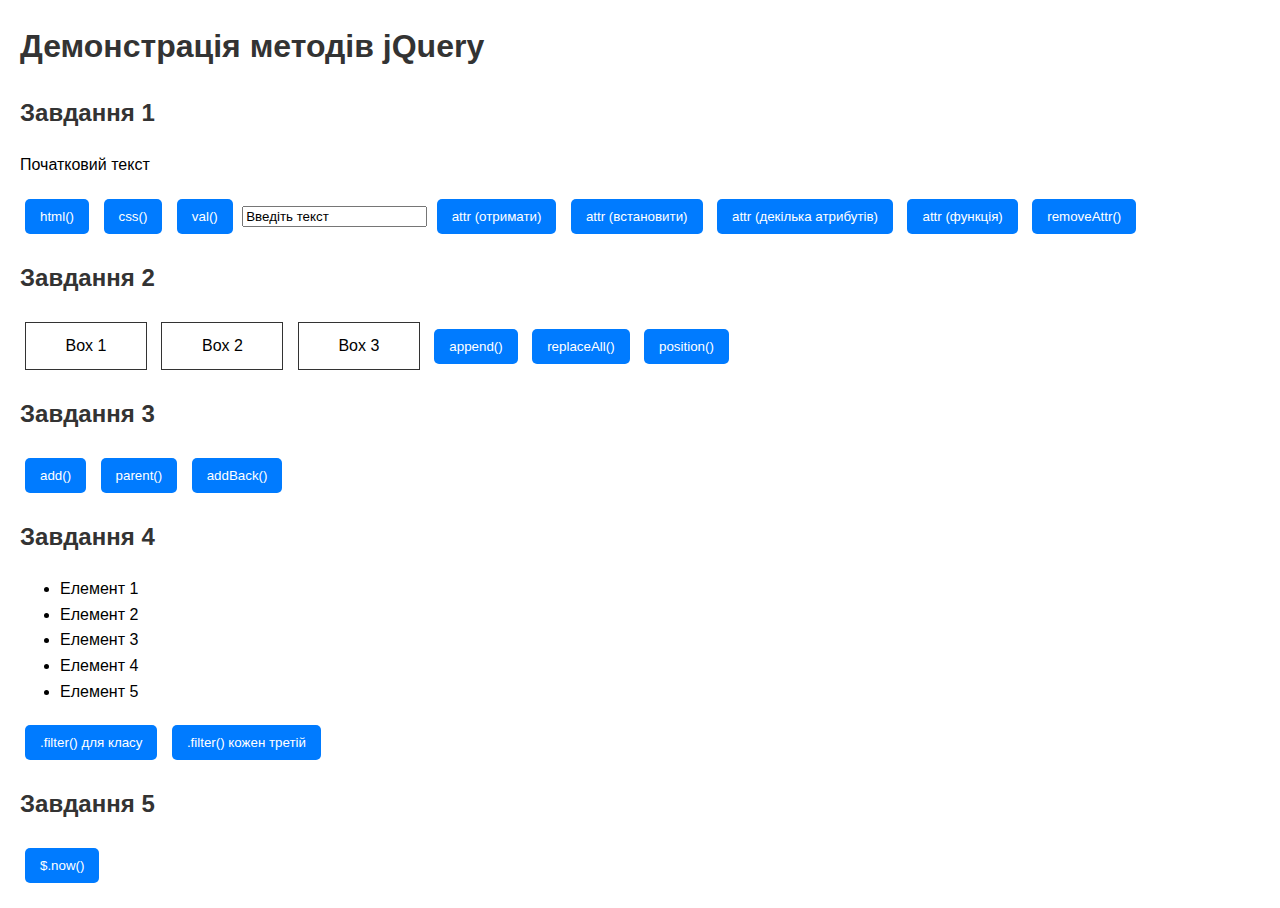
<file: JSLabs/lab11_Kotiv/lab11.html>
<!DOCTYPE html>
<html lang="en">
<head>
    <meta charset="UTF-8">
    <title>Title</title>
    <link rel="stylesheet" href="css/style.css">
    <script src="https://code.jquery.com/jquery-3.7.1.min.js"></script>
</head>
<body>
<h1>Демонстрація методів jQuery</h1>

<section>
    <h2>Завдання 1</h2>
    <div id="task1">
        <p id="text">Початковий текст</p>
        <button id="html-btn">html()</button>
        <button id="css-btn">css()</button>
        <button id="val-btn">val()</button>
        <input type="text" id="input" value="Введіть текст">
        <button id="attr-get-btn">attr (отримати)</button>
        <button id="attr-set-btn">attr (встановити)</button>
        <button id="attr-multiple-btn">attr (декілька атрибутів)</button>
        <button id="attr-func-btn">attr (функція)</button>
        <button id="remove-attr-btn">removeAttr()</button>
    </div>
</section>

<section>
    <h2>Завдання 2</h2>
    <div id="task2">
        <!-- Список або контент для демонстрації -->
        <div id="box1">Box 1</div>
        <div id="box2">Box 2</div>
        <div id="box3">Box 3</div>
        <button id="append-btn">append()</button>
        <button id="replace-btn">replaceAll()</button>
        <button id="position-btn">position()</button>
    </div>
</section>

<section>
    <h2>Завдання 3</h2>
    <div id="task3">
        <button id="add-btn">add()</button>
        <button id="parent-btn">parent()</button>
        <button id="addBack-btn">addBack()</button>
    </div>
</section>

<section>
    <h2>Завдання 4</h2>
    <ul>
        <li>Елемент 1</li>
        <li>Елемент 2</li>
        <li>Елемент 3</li>
        <li>Елемент 4</li>
        <li>Елемент 5</li>
    </ul>
    <button id="filter-class-btn">.filter() для класу</button>
    <button id="filter-every-third-btn">.filter() кожен третій</button>
</section>

<section>
    <h2>Завдання 5</h2>
    <button id="now-btn">$.now()</button>
    <div id="now-output"></div>
</section>


<script src="js/mainJS.js"></script>
</body>
</html>
</file>
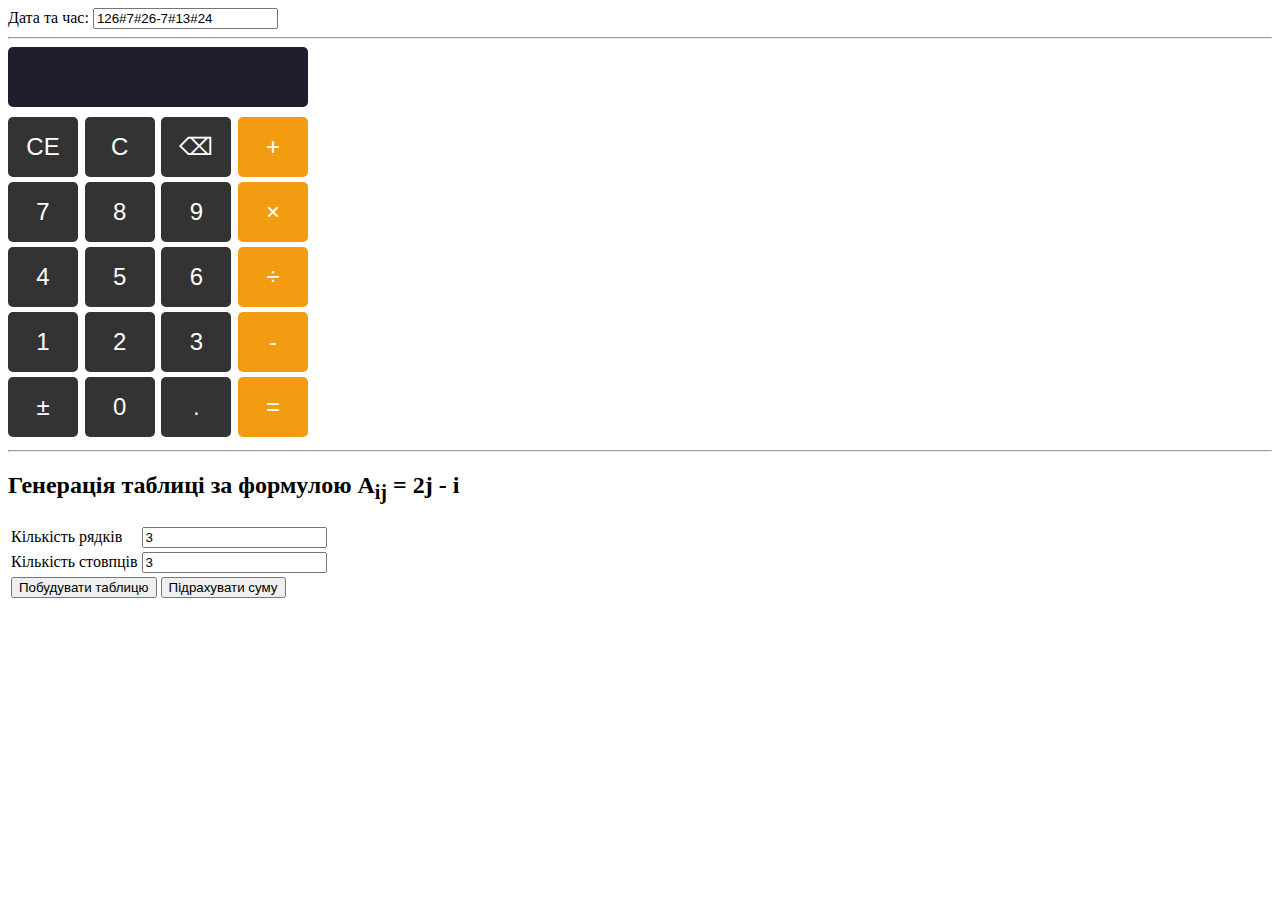
<file: JSLabs/lab2_Kotiv/lab2.html>
<!DOCTYPE html>
<html lang="en">
<head>
    <meta charset="UTF-8">
    <title>Title</title>
    <link rel="stylesheet" href="css/style.css">
</head>
<body onLoad="clock()">

<form name="clock">
    Дата та час:
    <input type="text" name="date" size="20" value="">
</form>
<hr>
<div class="calculator">
    <input type="text" class="display" >
    <div class="buttons">
        <div>
            <button onclick='addValueToCalculate("deleteCurrent")'>CE</button>
            <button onclick='addValueToCalculate("deleteAll")'>C</button>
            <button onclick='addValueToCalculate("deleteOneSymb")'>&#9003;</button>
            <button onclick='addValueToCalculate("+")'>+</button>
        </div>
        <div>
            <button onclick='addValueToCalculate("7")'>7</button>
            <button onclick='addValueToCalculate("8")'>8</button>
            <button onclick='addValueToCalculate("9")'>9</button>
            <button onclick='addValueToCalculate("*")'>&#x00D7;</button> <!-- Multiplication symbol -->
        </div>
        <div>
            <button onclick='addValueToCalculate("4")'>4</button>
            <button onclick='addValueToCalculate("5")'>5</button>
            <button onclick='addValueToCalculate("6")'>6</button>
            <button onclick='addValueToCalculate("/")'>&#x00F7;</button> <!-- Division symbol -->
        </div>
        <div>
            <button onclick='addValueToCalculate("1")'>1</button>
            <button onclick='addValueToCalculate("2")'>2</button>
            <button onclick='addValueToCalculate("3")'>3</button>
            <button onclick='addValueToCalculate("-")'>-</button>
        </div>
        <div>
            <button onclick='addValueToCalculate("plusMinus")'>&plusmn;</button> <!-- Plus-minus -->
            <button onclick='addValueToCalculate("0")'>0</button>
            <button onclick='addValueToCalculate(".")'>.</button>
            <button onclick='calculateResult()'>=</button>
        </div>
    </div>
</div>
<hr>
<h2>Генерація таблиці за формулою A<sub>ij</sub> = 2j - i</h2>
<form id="main_form">
    <table>
        <tr>
            <td>Кількість рядків</td>
            <td><input type="text" id="t_str" value="3"></td>
        </tr>
        <tr>
            <td>Кількість стовпців</td>
            <td><input type="text" id="t_stb" value="3"></td>
        </tr>
        <tr>
            <td colspan="2">
                <input type="button" onClick="generateTable();" value="Побудувати таблицю">
                <input type="button" onClick="calculateSum();" value="Підрахувати суму">
            </td>
        </tr>
    </table>
</form>
<div id="table_div"></div> <!-- Тут буде таблиця -->

<script src="js/mainJS.js"></script>
</body>
</html>
</file>
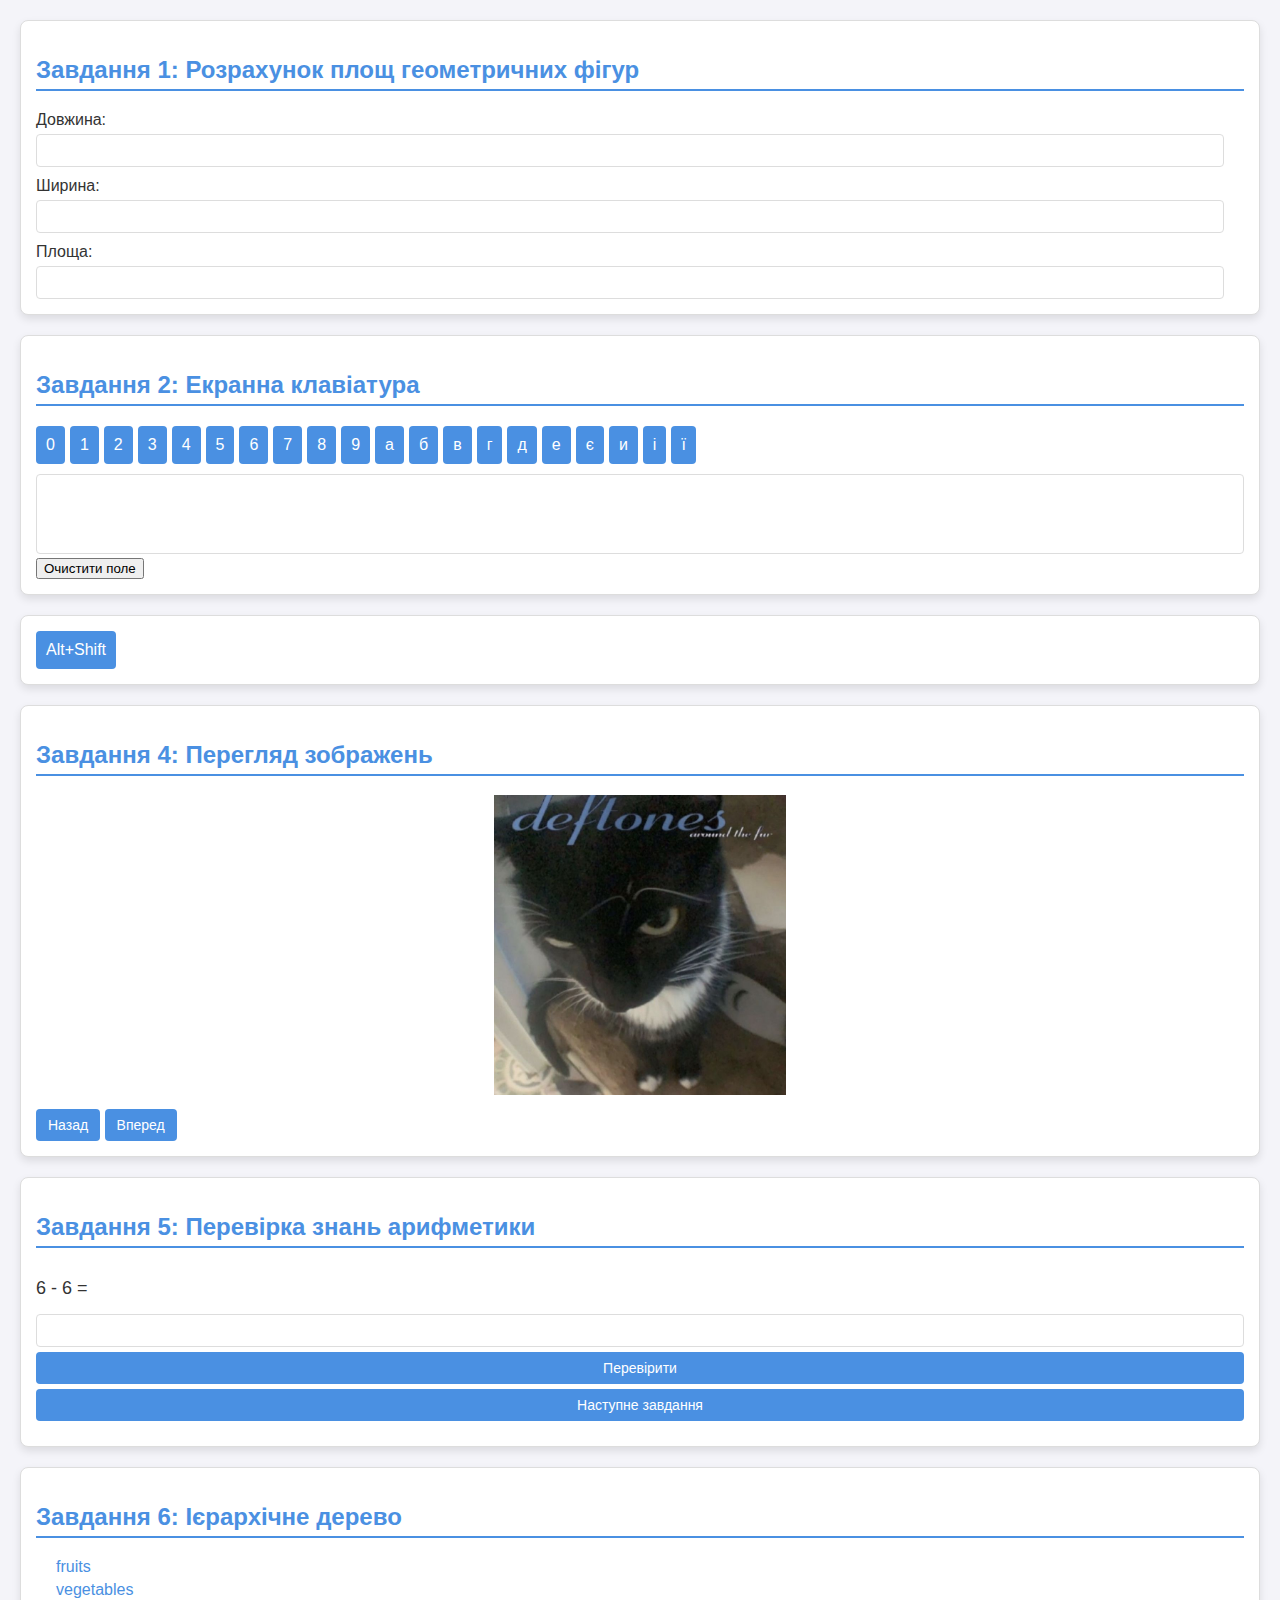
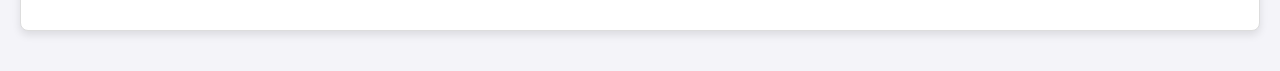
<file: JSLabs/lab3_Kotiv/lab3.html>
<!DOCTYPE html>
<html lang="en">
<head>
    <meta charset="UTF-8">
    <title>Title</title>
    <link rel="stylesheet" href="css/style.css">
</head>
<body onLoad="clock()">

<!-- Завдання 1: Розрахунок площ -->
<section id="task1">
    <h2>Завдання 1: Розрахунок площ геометричних фігур</h2>
    <label>Довжина: <input type="text" id="length"></label>
    <label>Ширина: <input type="text" id="width"></label>
    <label>Площа: <input type="text" id="area" readonly></label>
</section>

<!-- Завдання 2: Екранна клавіатура -->
<section id="task2">
    <h2>Завдання 2: Екранна клавіатура</h2>
    <div id="keyboard"></div>
    <textarea id="display"></textarea>
    <button onclick="clearDisplay()">Очистити поле</button>
</section>

<!-- Завдання 3: Alt+Shift для зміни розкладки -->
<section id="task3">
    <button onclick="toggleLayout()">Alt+Shift</button>
</section>

<!-- Завдання 4: Перегляд зображень -->
<section id="task4">
    <h2>Завдання 4: Перегляд зображень</h2>
    <img id="image" src="" alt="Image Viewer">
    <button onclick="prevImage()">Назад</button>
    <button onclick="nextImage()">Вперед</button>
</section>

<!-- Завдання 5: Перевірка знань арифметики -->
<section id="task5">
    <h2>Завдання 5: Перевірка знань арифметики</h2>
    <div id="score"></div>
    <div id="question"></div>
    <input type="text" id="answer">
    <button onclick="checkAnswer()">Перевірити</button>
    <button onclick="nextQuestion()">Наступне завдання</button>
    <div id="feedback"></div>
</section>

<!-- Завдання 6: Ієрархічне дерево -->
<section id="task6">
    <h2>Завдання 6: Ієрархічне дерево</h2>
    <div id="tree">
        <ul>
            <li><a href="#" onclick="toggleList('fruits')">fruits</a>
                <ul id="fruits" style="display: none;">
                    <li>apple</li>
                    <li>pineapple</li>
                    <li>apricot</li>
                    <li>pear</li>
                    <li>lemon</li>
                </ul>
            </li>
            <li><a href="#" onclick="toggleList('vegetables')">vegetables</a>
                <ul id="vegetables" style="display: none;">
                    <li>potatoes</li>
                    <li>beetroot</li>
                    <li>carrots</li>
                    <li>pear</li>
                </ul>
            </li>
        </ul>
    </div>
</section>

<script src="js/mainJS.js"></script>
</body>
</html>
</file>
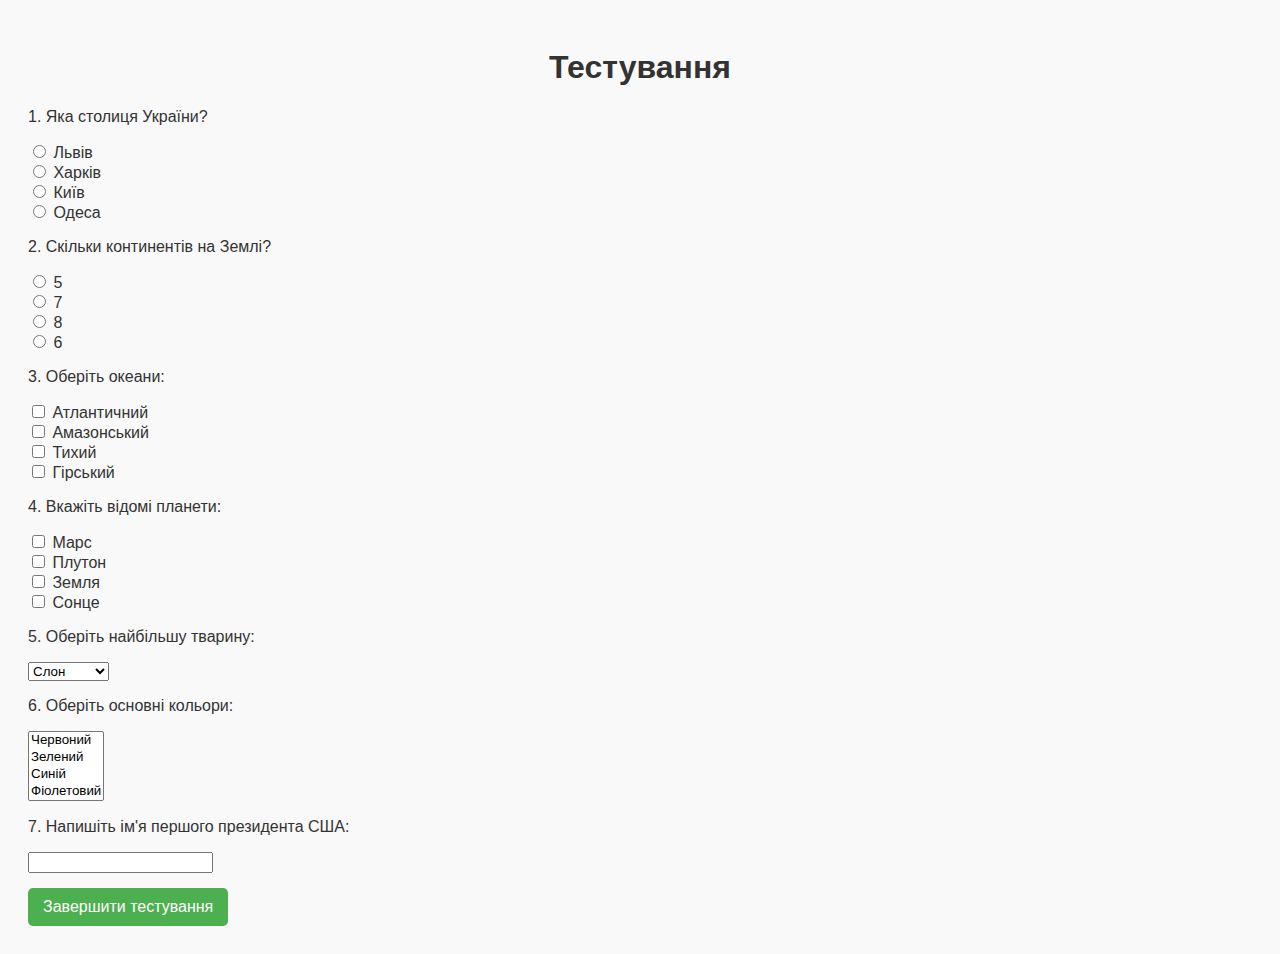
<file: JSLabs/lab4_Kotiv/lab4.html>
<!DOCTYPE html>
<html lang="en">
<head>
    <meta charset="UTF-8">
    <title>Title</title>
    <link rel="stylesheet" href="css/style.css">
</head>
<body>

<h1>Тестування</h1>

<form id="testForm">
    <!-- Питання 1: Радіокнопки -->
    <div class="question">
        <p>1. Яка столиця України?</p>
        <input type="radio" name="question1" value="0"> Львів<br>
        <input type="radio" name="question1" value="0"> Харків<br>
        <input type="radio" name="question1" value="1"> Київ<br>
        <input type="radio" name="question1" value="0"> Одеса
    </div>

    <!-- Питання 2: Радіокнопки -->
    <div class="question">
        <p>2. Скільки континентів на Землі?</p>
        <input type="radio" name="question2" value="0"> 5<br>
        <input type="radio" name="question2" value="1"> 7<br>
        <input type="radio" name="question2" value="0"> 8<br>
        <input type="radio" name="question2" value="0"> 6
    </div>

    <!-- Питання 3: Прапорці -->
    <div class="question">
        <p>3. Оберіть океани:</p>
        <input type="checkbox" name="question3" value="1"> Атлантичний<br>
        <input type="checkbox" name="question3" value="0"> Амазонський<br>
        <input type="checkbox" name="question3" value="1"> Тихий<br>
        <input type="checkbox" name="question3" value="0"> Гірський
    </div>

    <!-- Питання 4: Прапорці -->
    <div class="question">
        <p>4. Вкажіть відомі планети:</p>
        <input type="checkbox" name="question4" value="1"> Марс<br>
        <input type="checkbox" name="question4" value="0"> Плутон<br>
        <input type="checkbox" name="question4" value="1"> Земля<br>
        <input type="checkbox" name="question4" value="0"> Сонце
    </div>

    <!-- Питання 5: Одинарний вибір (select) -->
    <div class="question">
        <p>5. Оберіть найбільшу тварину:</p>
        <select id="question5">
            <option value="0">Слон</option>
            <option value="1">Синій кит</option>
            <option value="0">Жираф</option>
            <option value="0">Крокодил</option>
        </select>
    </div>

    <!-- Питання 6: Множинний вибір (select) -->
    <div class="question">
        <p>6. Оберіть основні кольори:</p>
        <select id="question6" multiple>
            <option value="1">Червоний</option>
            <option value="0">Зелений</option>
            <option value="1">Синій</option>
            <option value="0">Фіолетовий</option>
        </select>
    </div>

    <!-- Питання 7: Однорядкове текстове поле -->
    <div class="question">
        <p>7. Напишіть ім'я першого президента США:</p>
        <input type="text" id="question7">
    </div>

    <button type="button" onclick="calculateResults()">Завершити тестування</button>
</form>

<script src="js/mainJS.js"></script>
</body>
</html>
</file>
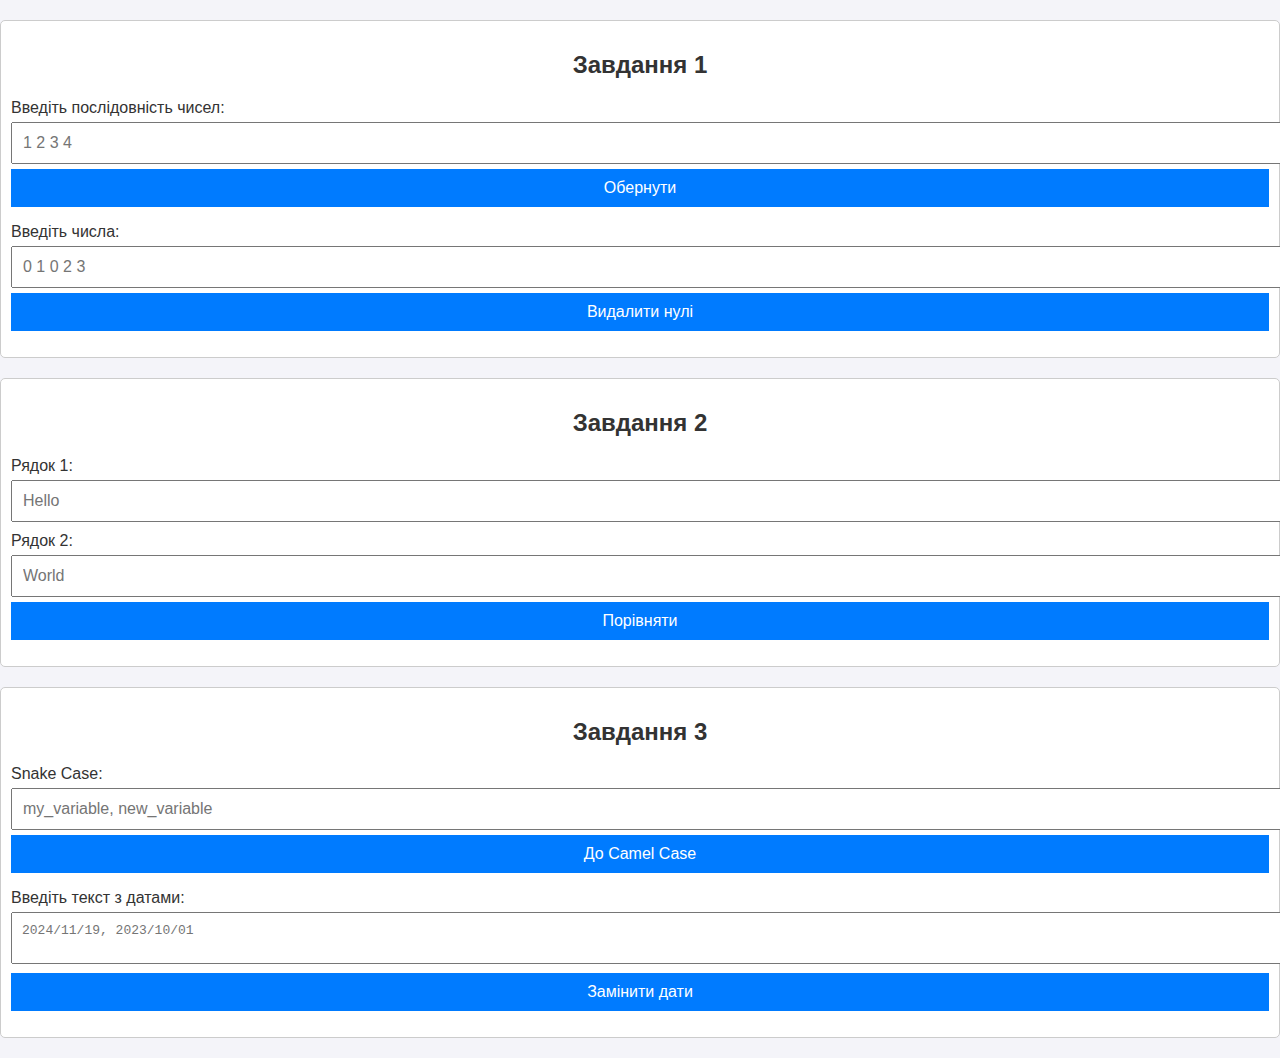
<file: JSLabs/lab7_Kotiv/lab7.html>
<!DOCTYPE html>
<html lang="en">
<head>
    <meta charset="UTF-8">
    <title>Title</title>
    <link rel="stylesheet" href="css/style.css">
</head>
<body>
<!-- Завдання 1 -->
<section>
    <h2>Завдання 1</h2>
    <div>
        <label for="reverseInput">Введіть послідовність чисел:</label>
        <input id="reverseInput" type="text" placeholder="1 2 3 4">
        <button onclick="reverseNumbers()">Обернути</button>
        <p id="reverseOutput"></p>
    </div>
    <div>
        <label for="noZeroInput">Введіть числа:</label>
        <input id="noZeroInput" type="text" placeholder="0 1 0 2 3">
        <button onclick="removeZeros()">Видалити нулі</button>
        <p id="noZeroOutput"></p>
    </div>
</section>

<!-- Завдання 2 -->
<section>
    <h2>Завдання 2</h2>
    <div>
        <label for="string1">Рядок 1:</label>
        <input id="string1" type="text" placeholder="Hello">
        <label for="string2">Рядок 2:</label>
        <input id="string2" type="text" placeholder="World">
        <button onclick="compareStrings()">Порівняти</button>
        <p id="stringCompareOutput"></p>
    </div>
</section>

<!-- Завдання 3 -->
<section>
    <h2>Завдання 3</h2>
    <div>
        <label for="camelInput">Snake Case:</label>
        <input id="camelInput" type="text" placeholder="my_variable, new_variable">
        <button onclick="toCamelCase()">До Camel Case</button>
        <p id="camelOutput"></p>
    </div>
    <div>
        <label for="dateInput">Введіть текст з датами:</label>
        <textarea id="dateInput" placeholder="2024/11/19, 2023/10/01"></textarea>
        <button onclick="replaceDates()">Замінити дати</button>
        <p id="dateOutput"></p>
    </div>
</section>

</div>
<script src="js/mainJS.js"></script>
</body>
</html>
</file>
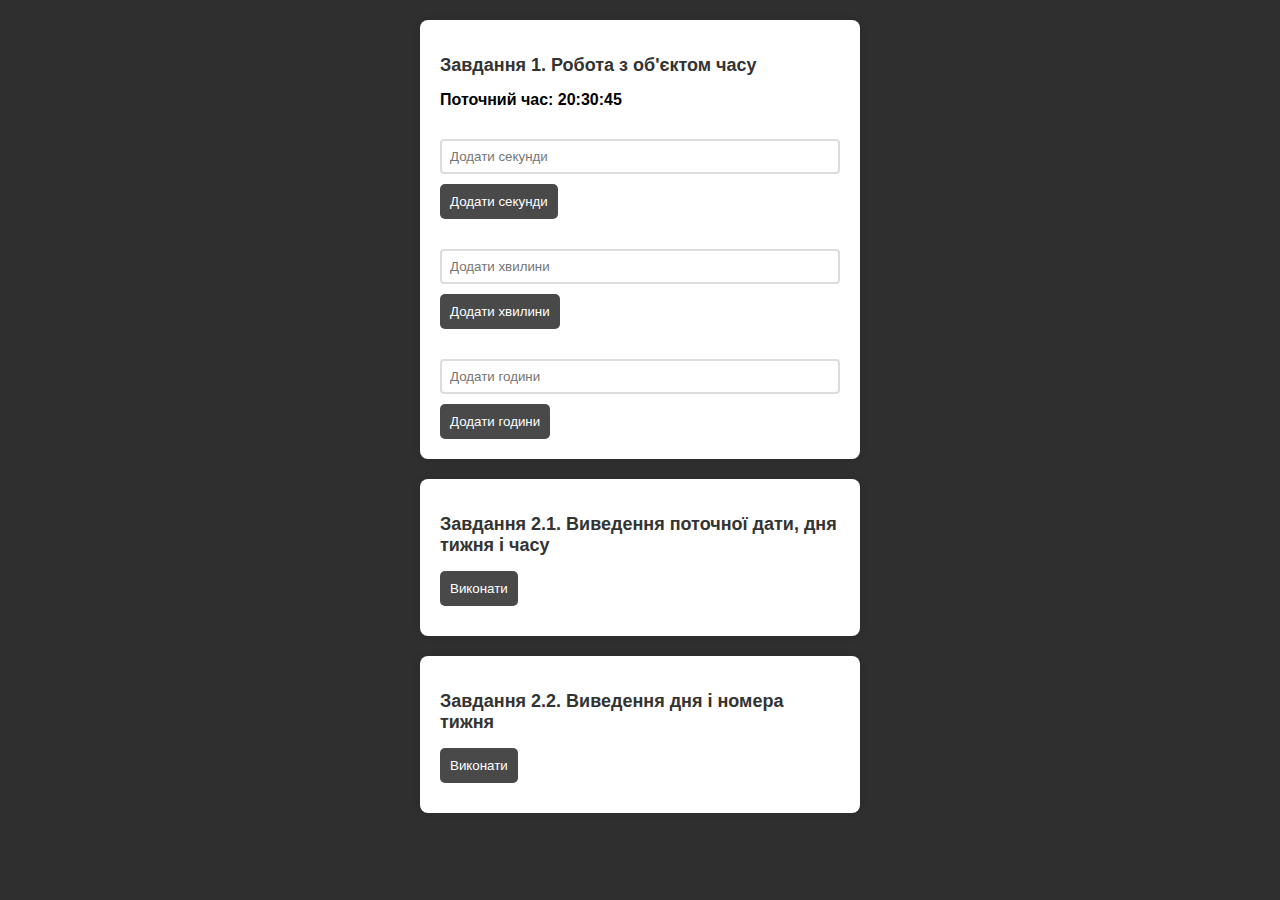
<file: JSLabs/lab8_Kotiv/lab8.html>
<!DOCTYPE html>
<html lang="en">
<head>
    <meta charset="UTF-8">
    <title>Title</title>
    <link rel="stylesheet" href="css/style.css">
</head>
<body>

<div class="container">
    <h2>Завдання 1. Робота з об'єктом часу</h2>
    <div id="currentTime" class="output">Поточний час: </div>
    <input type="number" id="secondsInput" placeholder="Додати секунди">
    <button onclick="addSeconds()">Додати секунди</button>
    <input type="number" id="minutesInput" placeholder="Додати хвилини">
    <button onclick="addMinutes()">Додати хвилини</button>
    <input type="number" id="hoursInput" placeholder="Додати години">
    <button onclick="addHours()">Додати години</button>
</div>

<div class="container">
    <h2>Завдання 2.1. Виведення поточної дати, дня тижня і часу</h2>
    <button onclick="displayCurrentDate()">Виконати</button>
    <div id="dateOutput" class="output"></div>
</div>

<div class="container">
    <h2>Завдання 2.2. Виведення дня і номера тижня</h2>
    <button onclick="displayDayInfo()">Виконати</button>
    <div id="dayInfoOutput" class="output"></div>
</div>

<script src="js/mainJS.js"></script>
</body>
</html>
</file>
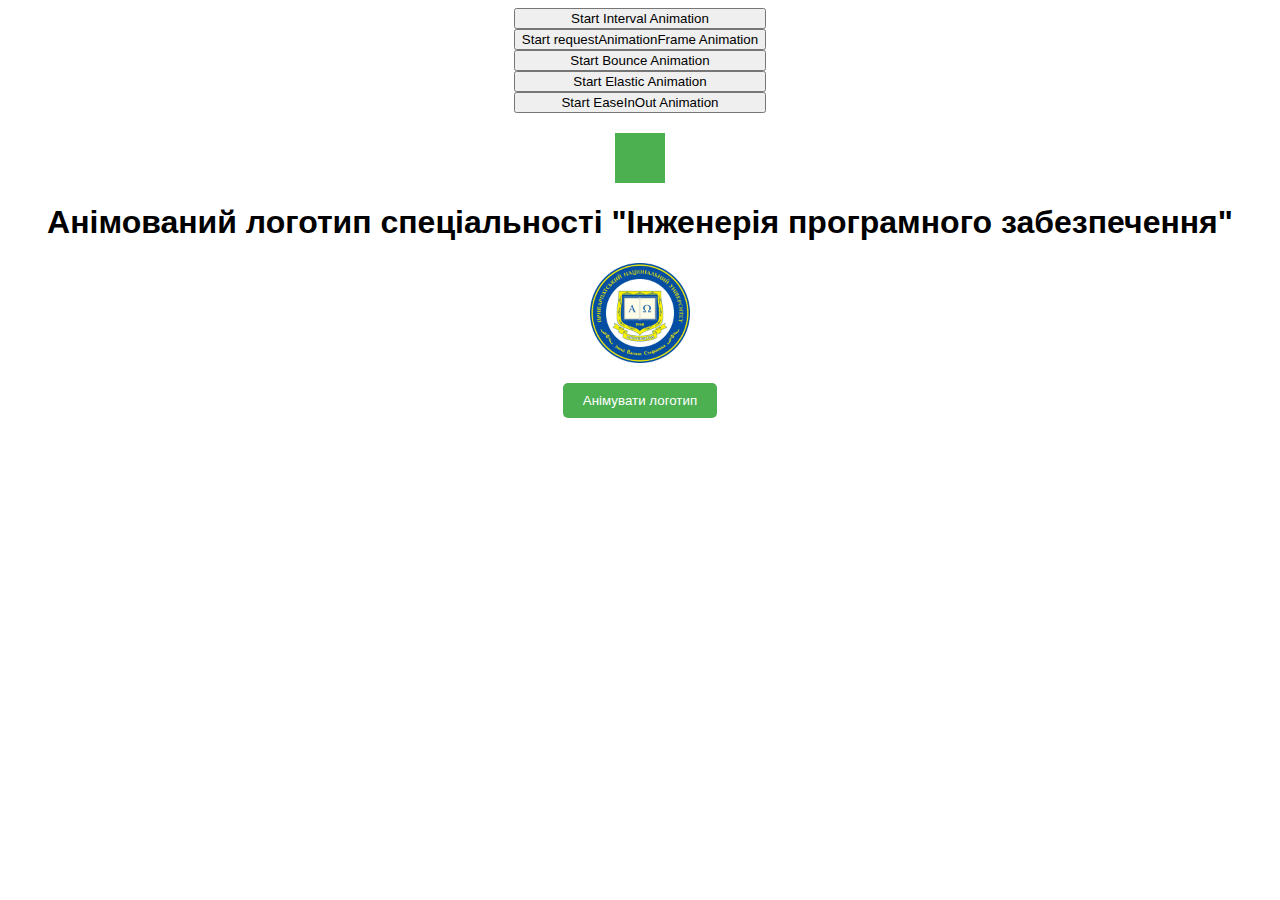
<file: JSLabs/lab9_Kotiv/lab9.html>
<!DOCTYPE html>
<html lang="en">
<head>
    <meta charset="UTF-8">
    <title>Title</title>
    <link rel="stylesheet" href="css/style.css">
</head>
<body>

<div class="animation-container">
    <button id="interval-animation">Start Interval Animation</button>
    <button id="raf-animation">Start requestAnimationFrame Animation</button>
    <button id="bounce-animation">Start Bounce Animation</button>
    <button id="elastic-animation">Start Elastic Animation</button>
    <button id="easeInOut-animation">Start EaseInOut Animation</button>
</div>
<div class="box" id="box"></div>


<h1>Анімований логотип спеціальності "Інженерія програмного забезпечення"</h1>
<div class="logo-container" id="logo-container">
    <img src="logo1.png" alt="Логотип Інженерії програмного забезпечення">
</div>
<div class="text-container" id="text-container">
    Спеціальність: Інженерія програмного забезпечення
</div>
<button class="animate-button" id="animate-button">Анімувати логотип</button>

<script src="js/mainJS.js"></script>
</body>
</html>
</file>
<file: JSLabs/lab11_Kotiv/css/style.css>
body {
    font-family: Arial, sans-serif;
    line-height: 1.6;
    margin: 20px;
}

h1, h2 {
    color: #333;
}

button {
    margin: 5px;
    padding: 10px 15px;
    border: none;
    background-color: #007BFF;
    color: #fff;
    cursor: pointer;
    border-radius: 5px;
}

button:hover {
    background-color: #0056b3;
}

#task2 div {
    border: 1px solid #333;
    padding: 10px;
    margin: 5px;
    display: inline-block;
    width: 100px;
    text-align: center;
}
</file>
<file: JSLabs/lab2_Kotiv/css/style.css>
.calculator {
    width: 300px;
}

.display {
    width: 300px;
    height: 60px;
    background-color: #1e1e2f;
    border: none;
    color: #fff;
    text-align: right;
    font-size: 2em;
    padding: 0px;
    margin-bottom: 10px;
    border-radius: 5px;
}

.buttons {
    display: grid;
    grid-template-columns: repeat(4, 1fr);
    display: flex;
    flex-direction: row;
    flex-wrap: wrap;
}
.buttons button {
    width: 70px;
    height: 60px;
}

.buttons div {
    display: flex;
    flex-direction: row;
    justify-content: space-between;
    width: 100%;
    margin-bottom: 5px;
}

button {
    padding: 0px;
    margin: 0px;
    font-size: 1.5em;
    background-color: #333;
    border: none;
    color: #fff;
    border-radius: 5px;
    cursor: pointer;
    transition: background-color 0.2s ease;
}

button:hover {
    background-color: #555;
}

button:nth-child(25) {
    grid-column: span 2;
    background-color: #00aaff;
}

button:nth-child(25):hover {
    background-color: #0088cc;
}

button:nth-child(4),
button:nth-child(8),
button:nth-child(12),
button:nth-child(16),
button:nth-child(20) {
    background-color: #f39c12;
}

button:nth-child(4):hover,
button:nth-child(8):hover,
button:nth-child(12):hover,
button:nth-child(16):hover,
button:nth-child(20):hover {
    background-color: #e67e22;
}
</file>
<file: JSLabs/lab3_Kotiv/css/style.css>
/* Основні стилі для сторінки */
body {
    font-family: Arial, sans-serif;
    margin: 0;
    padding: 20px;
    background-color: #f4f4f9;
    color: #333;
}

h2 {
    color: #4a90e2;
    border-bottom: 2px solid #4a90e2;
    padding-bottom: 5px;
}

section {
    background-color: #ffffff;
    border: 1px solid #ddd;
    border-radius: 8px;
    padding: 15px;
    margin-bottom: 20px;
    box-shadow: 0 4px 8px rgba(0, 0, 0, 0.1);
}

label {
    display: block;
    margin-top: 10px;
}

input[type="text"], textarea {
    width: 100%;
    padding: 8px;
    border: 1px solid #ddd;
    border-radius: 4px;
    margin-top: 5px;
    box-sizing: border-box;
}

/* Секція 1: Розрахунок площі */
#task1 input[type="text"] {
    width: calc(100% - 20px);
    margin-top: 5px;
}

/* Секція 2 і 3: Клавіатура */
#keyboard {
    display: flex;
    flex-wrap: wrap;
    gap: 5px;
    margin-top: 10px;
}

#keyboard button, #task3 button {
    padding: 10px;
    font-size: 16px;
    border: none;
    border-radius: 4px;
    cursor: pointer;
    background-color: #4a90e2;
    color: white;
    transition: background-color 0.3s;
}

#keyboard button:hover, #task3 button:hover {
    background-color: #357ab8;
}

textarea {
    width: 100%;
    height: 80px;
    margin-top: 10px;
    resize: none;
}

/* Секція 4: Перегляд зображень */
#task4 img {
    width: 100%;
    max-height: 300px;
    object-fit: contain;
    margin-bottom: 10px;
}

#task4 button {
    padding: 8px 12px;
    font-size: 14px;
    border: none;
    border-radius: 4px;
    cursor: pointer;
    background-color: #4a90e2;
    color: white;
    transition: background-color 0.3s;
}

#task4 button:hover {
    background-color: #357ab8;
}

/* Секція 5: Перевірка знань арифметики */
#task5 {
    display: flex;
    flex-direction: column;
}

#task5 #score {
    font-weight: bold;
    margin-bottom: 10px;
}

#task5 #question {
    font-size: 18px;
    margin-bottom: 10px;
}

#task5 #feedback {
    margin-top: 10px;
    font-style: italic;
    color: #888;
}

#task5 button {
    padding: 8px 12px;
    font-size: 14px;
    border: none;
    border-radius: 4px;
    cursor: pointer;
    background-color: #4a90e2;
    color: white;
    margin-top: 5px;
    transition: background-color 0.3s;
}

#task5 button:hover {
    background-color: #357ab8;
}

/* Секція 6: Ієрархічне дерево */
#tree ul {
    list-style-type: none;
    padding-left: 20px;
}

#tree li {
    margin-bottom: 5px;
}

#tree a {
    color: #4a90e2;
    cursor: pointer;
    text-decoration: none;
    transition: color 0.3s;
}

#tree a:hover {
    color: #357ab8;
}
</file>
<file: JSLabs/lab4_Kotiv/css/style.css>
body {
    font-family: Arial, sans-serif;
    background-color: #f9f9f9;
    color: #333;
    padding: 20px;
}

h1 {
    color: #333;
    text-align: center;
}

.question {
    margin-bottom: 15px;
}

button {
    background-color: #4CAF50;
    color: white;
    padding: 10px 15px;
    border: none;
    border-radius: 5px;
    cursor: pointer;
    font-size: 16px;
}

button:hover {
    background-color: #45a049;
}

#resultsContainer {
    margin-top: 20px;
}

table {
    width: 100%;
    border-collapse: collapse;
}

th, td {
    border: 1px solid #ddd;
    padding: 8px;
    text-align: center;
}

th {
    background-color: #f2f2f2;
    font-weight: bold;
}
</file>
<file: JSLabs/lab7_Kotiv/css/style.css>
body {
    font-family: Arial, sans-serif;
    background-color: #f4f4f9;
    color: #333;
    margin: 0;
    padding: 0;
}

.container {
    max-width: 800px;
    margin: 0 auto;
    padding: 20px;
}

h1, h2 {
    text-align: center;
}

section {
    margin: 20px 0;
    padding: 10px;
    border: 1px solid #ccc;
    border-radius: 5px;
    background-color: #fff;
}

label {
    display: block;
    margin-top: 10px;
}

input, textarea, button {
    margin-top: 5px;
    padding: 10px;
    width: 100%;
    font-size: 1em;
}

button {
    background-color: #007BFF;
    color: white;
    border: none;
    cursor: pointer;
}

button:hover {
    background-color: #0056b3;
}
</file>
<file: JSLabs/lab8_Kotiv/css/style.css>
body {
    font-family: Arial, sans-serif;
    display: flex;
    flex-direction: column;
    align-items: center;
    padding-top: 20px;
    background-color: #2f2f2f;
    margin: 0;
}

.container {
    width: 400px;
    padding: 20px;
    background-color: #ffffff;
    border-radius: 8px;
    box-shadow: 0 0 10px rgba(0, 0, 0, 0.1);
    margin-bottom: 20px;
}

h2 {
    font-size: 18px;
    color: #333;
}

button {
    padding: 10px;
    background-color: #494949;
    color: #fff;
    border: none;
    border-radius: 5px;
    cursor: pointer;
}

button:hover {
    background-color: #292929;
}

input {
    width: 100%;
    padding: 8px;
    margin-bottom: 10px;
    margin-top: 30px;
    border: 2px solid #ddd;
    border-radius: 4px;
    box-sizing: border-box;
}

.output {
    font-weight: bold;
    margin-top: 10px;
}
</file>
<file: JSLabs/lab9_Kotiv/css/style.css>
/* Загальний стиль сторінки */
body {
    display: flex;
    flex-direction: column;
    align-items: center;
    font-family: Arial, sans-serif;
}

.animation-container {
    display: flex;
    flex-direction: column;
    margin-bottom: 20px;
}

/* Логотип */
.logo-container {
    position: relative;
    width: 100px;
    height: 100px;
    cursor: pointer;
    transition: all 0.3s ease;
}

.logo-container img {
    width: 100%;
    height: 100%;
    transition: transform 2s, opacity 2s;
}

.logo-container.active img {
    transform: scale(1.5) rotate(360deg);
    opacity: 0.5;
}

/* Текстовий блок */
.text-container {
    display: none;
    font-size: 18px;
    color: #333;
    margin-top: 10px;
    opacity: 0;
    transition: opacity 2s;
}

.text-container.active {
    display: block;
    opacity: 1;
}

/* Кнопка активації */
.animate-button {
    margin-top: 20px;
    padding: 10px 20px;
    background-color: #4CAF50;
    color: white;
    border: none;
    border-radius: 5px;
    cursor: pointer;
    transition: background-color 0.3s;
}

.animate-button:hover {
    background-color: #45a049;
}

.box {
    width: 50px;
    height: 50px;
    background-color: #4caf50;
    position: relative;
}
.RedColor {
    color: #dc1212;
}
.GreenColor {
    color: #4caf50;
}
</file>
